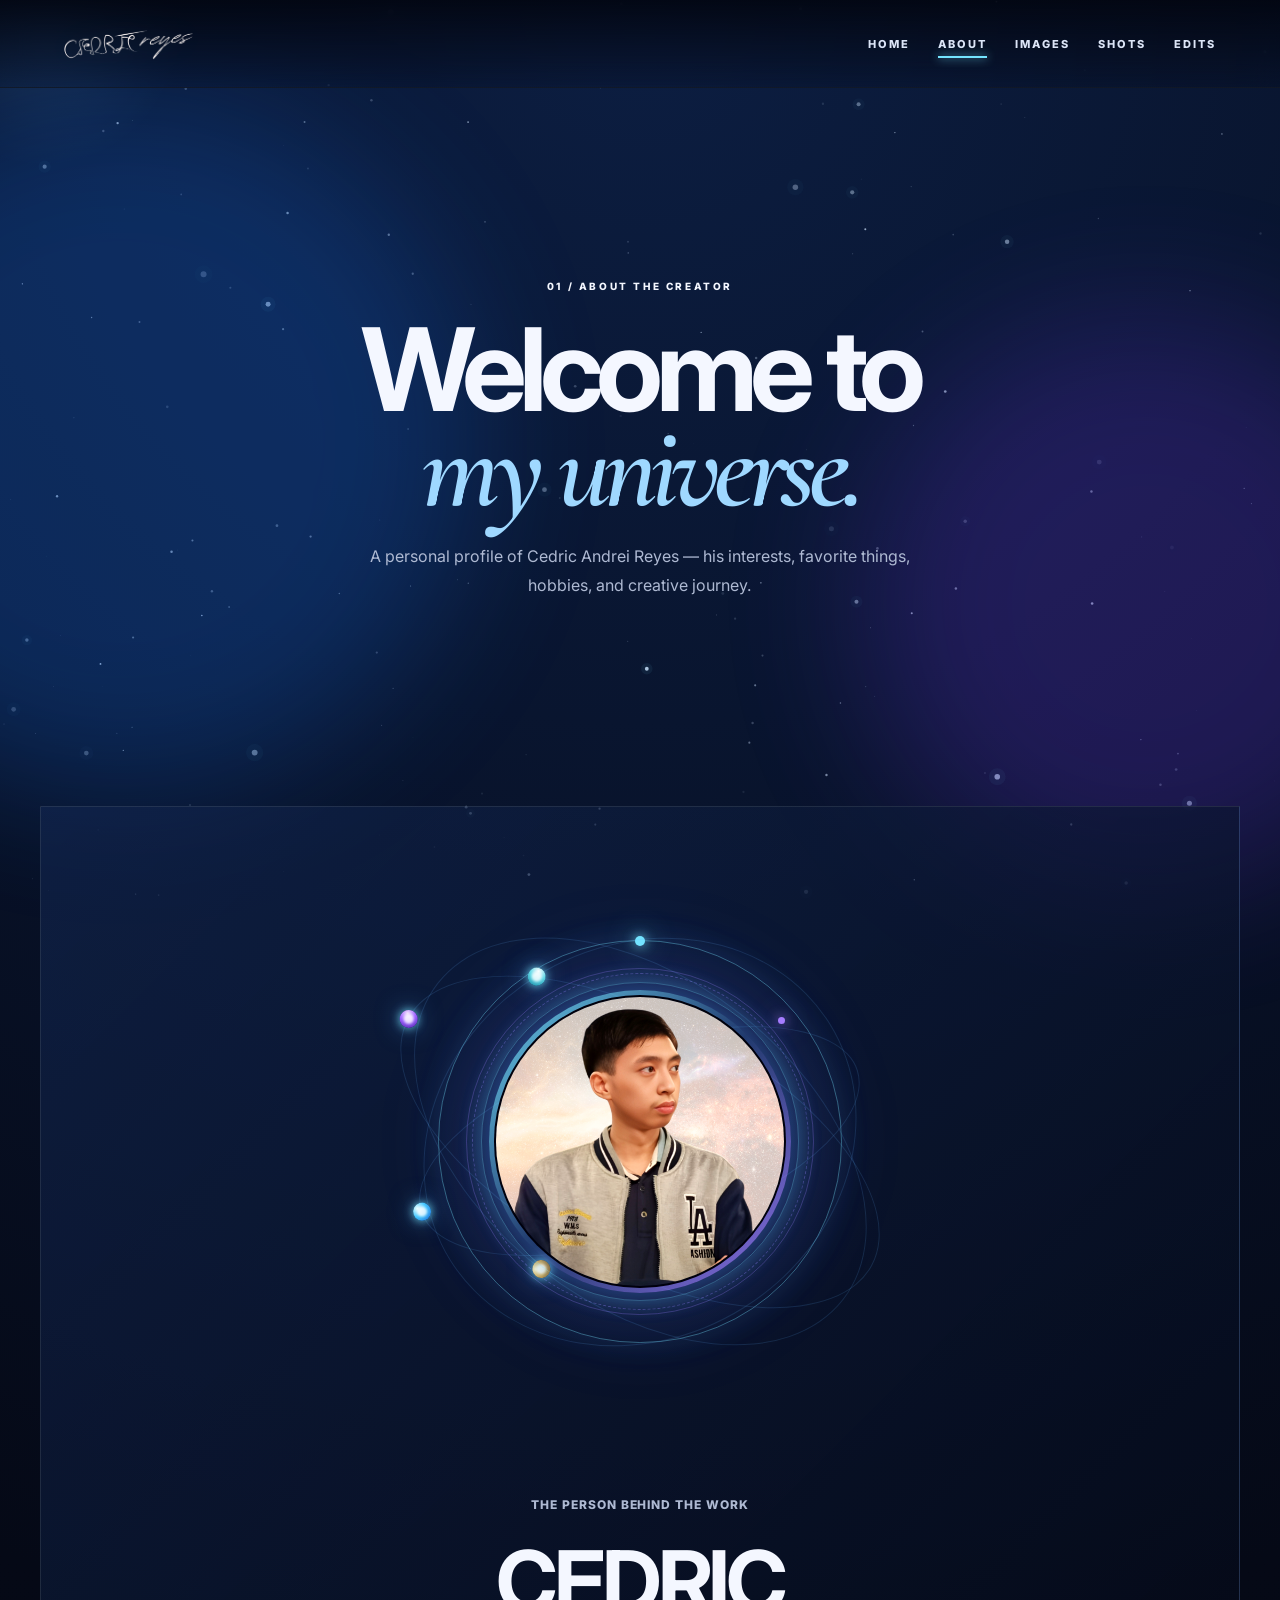
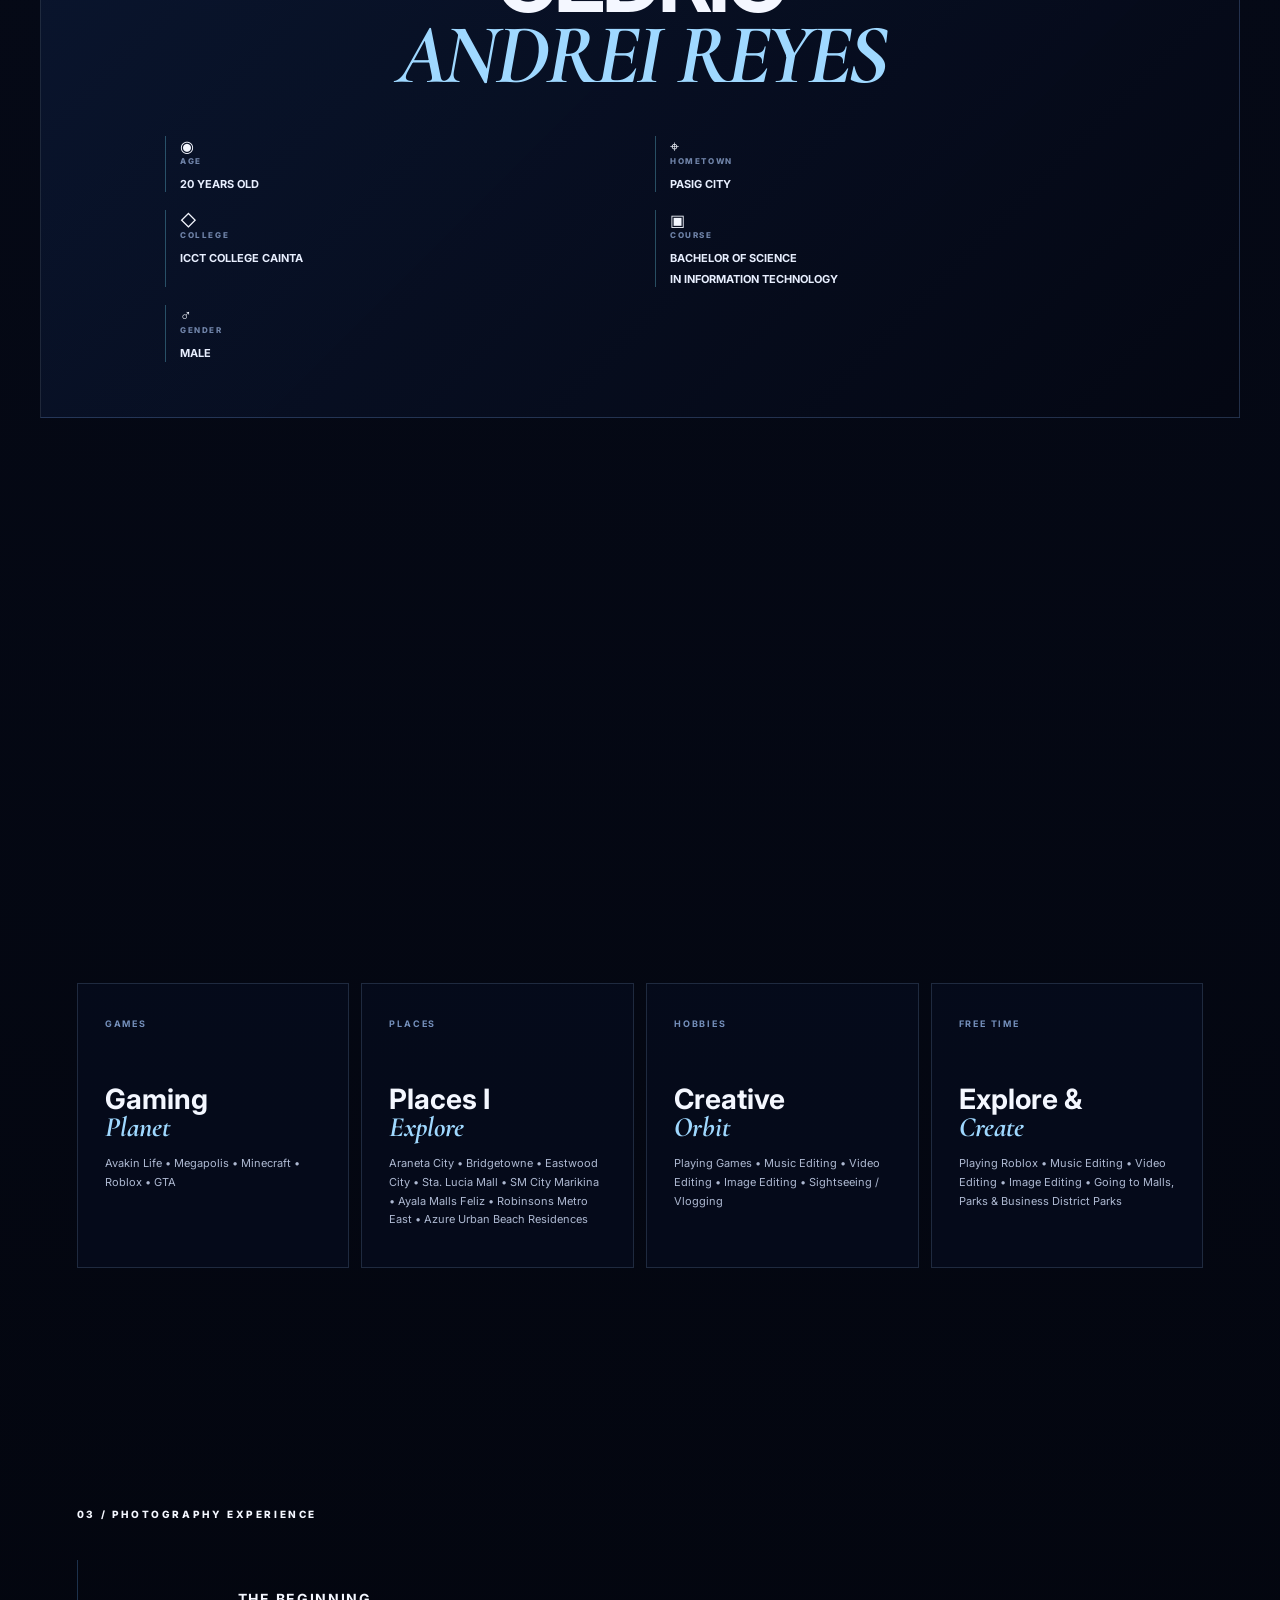
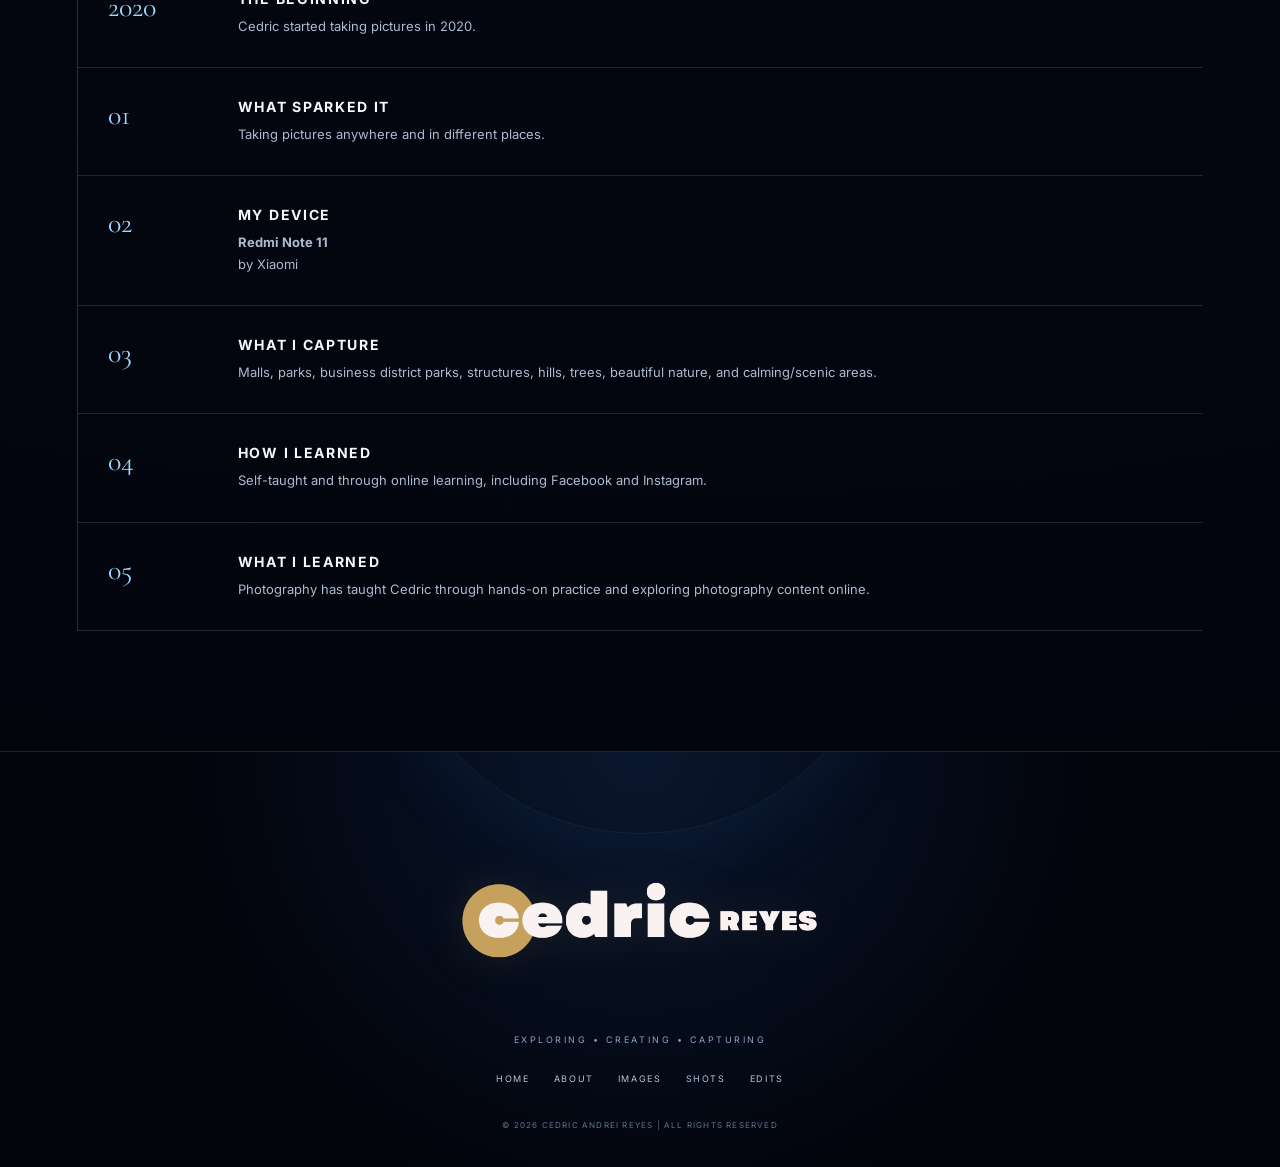
<file: about.html>
<!doctype html>
<html lang="en">

<head>
    <meta charset="utf-8">
    <meta name="viewport" content="width=device-width, initial-scale=1">

    <title>About — Cedric Andrei Reyes</title>

    <link rel="stylesheet" href="styles.css">

    <style>
        /* =========================================
           ABOUT PAGE — CENTERED PROFILE
        ========================================= */

        .inner-page {
            padding-top: 150px;
        }

        .profile {
            width: 100%;
        }

        .profile-card {
            width: 100%;
            max-width: 1200px;
            margin: 0 auto;
            display: flex;
            flex-direction: column;
            align-items: center;
            justify-content: center;
            text-align: center;
        }

        /* CENTER PORTRAIT */
        .intergalactic-portrait {
            margin-left: auto;
            margin-right: auto;
        }

        /* PROFILE INFORMATION */
        .profile-info {
            width: 100%;
            max-width: 1050px;
            margin: 60px auto 0;
            text-align: center;
        }

        .profile-info .section-kicker {
            text-align: center;
        }

        .profile-info h2 {
            text-align: center;
            margin-left: auto;
            margin-right: auto;
        }

        .profile-info h2 span {
            display: block;
        }

        /* PERSONAL DETAILS */
        .profile-details {
            width: 100%;
            max-width: 950px;
            margin: 45px auto 0;

            display: grid;
            grid-template-columns: repeat(2, 1fr);

            gap: 18px 30px;

            text-align: left;
        }

        .profile-detail {
            width: 100%;
        }

        /* PAGE HERO CENTER */
        .page-hero {
            text-align: center;
            margin-left: auto;
            margin-right: auto;
        }

        .page-hero .section-kicker,
        .page-hero p {
            margin-left: auto;
            margin-right: auto;
        }

        /* MOBILE */
        @media (max-width: 700px) {

            .inner-page {
                padding-top: 125px;
            }

            .profile-card {
                padding-left: 20px;
                padding-right: 20px;
            }

            .profile-info {
                margin-top: 45px;
            }

            .profile-details {
                grid-template-columns: 1fr;
                gap: 14px;
                text-align: left;
            }

            .profile-detail {
                text-align: left;
            }

            .page-hero {
                padding-left: 20px;
                padding-right: 20px;
            }
        }
    </style>

</head>

<body>

    <!-- COSMIC BACKGROUND -->
    <canvas id="stars"></canvas>

    <div class="nebula nebula-a"></div>
    <div class="nebula nebula-b"></div>
    <div class="cursor-glow"></div>


    <!-- =========================
         HEADER
    ========================== -->

    <header class="site-header">

        <a class="brand" href="index.html">
            <img
                src="assets/header-logo.png"
                alt="Cedric Andrei Reyes"
            >
        </a>

        <button
            class="menu-toggle"
            aria-label="Open menu"
            aria-expanded="false"
        >
            <span></span>
            <span></span>
            <span></span>
        </button>

        <nav class="nav">

            <a href="index.html">
                HOME
            </a>

            <a
                class="active"
                href="about.html"
            >
                ABOUT
            </a>

            <a href="images.html">
                IMAGES
            </a>

            <a href="shots.html">
                SHOTS
            </a>

            <a href="edits.html">
                EDITS
            </a>

        </nav>

    </header>



    <!-- =========================
         MAIN CONTENT
    ========================== -->

    <main class="inner-page">


        <!-- =========================
             HERO
        ========================== -->

        <section class="page-hero reveal">

            <div class="section-kicker">
                01 / ABOUT THE CREATOR
            </div>

            <h1>
                Welcome to<br>
                <span>my universe.</span>
            </h1>

            <p>
                A personal profile of Cedric Andrei Reyes —
                his interests, favorite things, hobbies,
                and creative journey.
            </p>

        </section>



        <!-- =========================
             CEDRIC PROFILE
        ========================== -->

        <section class="section profile">

            <div class="profile-card reveal">


                <!-- =========================
                     INTERGALACTIC PORTRAIT
                ========================== -->

                <div class="intergalactic-portrait">

                    <div class="portrait-glow"></div>

                    <div class="portrait-ring ring-main"></div>

                    <div class="portrait-ring ring-inner"></div>


                    <!-- CEDRIC PORTRAIT -->

                    <div class="portrait-image">

                        <img
                            src="assets/CEDRIC_MAIN.png"
                            alt="Cedric Andrei Reyes"
                        >

                    </div>


                    <!-- ORBIT 1 -->

                    <div class="orbit orbit-1">

                        <span class="planet planet-1"></span>

                    </div>


                    <!-- ORBIT 2 -->

                    <div class="orbit orbit-2">

                        <span class="planet planet-2"></span>

                    </div>


                    <!-- ORBIT 3 -->

                    <div class="orbit orbit-3">

                        <span class="planet planet-3"></span>

                    </div>


                    <!-- ORBIT 4 -->

                    <div class="orbit orbit-4">

                        <span class="planet planet-4"></span>

                    </div>

                </div>



                <!-- =========================
                     PROFILE INFORMATION
                ========================== -->

                <div class="profile-info">

                    <p class="section-kicker">
                        THE PERSON BEHIND THE WORK
                    </p>


                    <h2>
                        CEDRIC
                        <br>
                        <span>ANDREI REYES</span>
                    </h2>


                    <div class="profile-details">


                        <!-- AGE -->

                        <div class="profile-detail">

                            <span class="detail-icon">
                                ◉
                            </span>

                            <div>

                                <small>
                                    AGE
                                </small>

                                <strong>
                                    20 YEARS OLD
                                </strong>

                            </div>

                        </div>



                        <!-- HOMETOWN -->

                        <div class="profile-detail">

                            <span class="detail-icon">
                                ⌖
                            </span>

                            <div>

                                <small>
                                    HOMETOWN
                                </small>

                                <strong>
                                    PASIG CITY
                                </strong>

                            </div>

                        </div>



                        <!-- COLLEGE -->

                        <div class="profile-detail">

                            <span class="detail-icon">
                                ◇
                            </span>

                            <div>

                                <small>
                                    COLLEGE
                                </small>

                                <strong>
                                    ICCT COLLEGE CAINTA
                                </strong>

                            </div>

                        </div>



                        <!-- COURSE -->

                        <div class="profile-detail">

                            <span class="detail-icon">
                                ▣
                            </span>

                            <div>

                                <small>
                                    COURSE
                                </small>

                                <strong>
                                    BACHELOR OF SCIENCE<br>
                                    IN INFORMATION TECHNOLOGY
                                </strong>

                            </div>

                        </div>



                        <!-- GENDER -->

                        <div class="profile-detail">

                            <span class="detail-icon">
                                ♂
                            </span>

                            <div>

                                <small>
                                    GENDER
                                </small>

                                <strong>
                                    MALE
                                </strong>

                            </div>

                        </div>


                    </div>

                </div>

            </div>

        </section>



        <!-- =========================
             FAVORITE THINGS
        ========================== -->

        <section class="section">

            <div class="section-kicker reveal">
                02 / FAVORITE THINGS
            </div>


            <div class="favorites-grid">


                <!-- FOOD -->

                <article class="favorite reveal">

                    <b>
                        FOOD
                    </b>

                    <h3>
                        Comfort<br>
                        <span>Galaxy</span>
                    </h3>

                    <p>
                        Adobo Manok • Chocolate • Ice Cream •
                        Donut • Cake
                    </p>

                </article>



                <!-- COLORS -->

                <article class="favorite reveal">

                    <b>
                        COLORS
                    </b>

                    <h3>
                        My<br>
                        <span>Palette</span>
                    </h3>

                    <p>
                        Blue • White • Black
                    </p>

                </article>



                <!-- MUSIC -->

                <article class="favorite reveal">

                    <b>
                        MUSIC
                    </b>

                    <h3>
                        Sound<br>
                        <span>Galaxy</span>
                    </h3>

                    <p>

                        <strong>
                            Michael Jackson
                        </strong>

                        — “The King of Pop”

                        <br>

                        <strong>
                            Whitney Houston
                        </strong>

                        — “The Voice”

                    </p>

                </article>



                <!-- MOVIES -->

                <article class="favorite reveal">

                    <b>
                        MOVIES
                    </b>

                    <h3>
                        Screen<br>
                        <span>Universe</span>
                    </h3>

                    <p>
                        Sam Raimi's Spider-Man •
                        Marvel Movies •
                        Horror Movies •
                        Disney Movies •
                        Video Games / Into the Movies
                    </p>

                </article>



                <!-- GAMES -->

                <article class="favorite reveal">

                    <b>
                        GAMES
                    </b>

                    <h3>
                        Gaming<br>
                        <span>Planet</span>
                    </h3>

                    <p>
                        Avakin Life •
                        Megapolis •
                        Minecraft •
                        Roblox •
                        GTA
                    </p>

                </article>



                <!-- PLACES -->

                <article class="favorite reveal">

                    <b>
                        PLACES
                    </b>

                    <h3>
                        Places I<br>
                        <span>Explore</span>
                    </h3>

                    <p>
                        Araneta City •
                        Bridgetowne •
                        Eastwood City •
                        Sta. Lucia Mall •
                        SM City Marikina •
                        Ayala Malls Feliz •
                        Robinsons Metro East •
                        Azure Urban Beach Residences
                    </p>

                </article>



                <!-- HOBBIES -->

                <article class="favorite reveal">

                    <b>
                        HOBBIES
                    </b>

                    <h3>
                        Creative<br>
                        <span>Orbit</span>
                    </h3>

                    <p>
                        Playing Games •
                        Music Editing •
                        Video Editing •
                        Image Editing •
                        Sightseeing / Vlogging
                    </p>

                </article>



                <!-- FREE TIME -->

                <article class="favorite reveal">

                    <b>
                        FREE TIME
                    </b>

                    <h3>
                        Explore &<br>
                        <span>Create</span>
                    </h3>

                    <p>
                        Playing Roblox •
                        Music Editing •
                        Video Editing •
                        Image Editing •
                        Going to Malls, Parks &
                        Business District Parks
                    </p>

                </article>


            </div>

        </section>



        <!-- =========================
             PHOTOGRAPHY EXPERIENCE
        ========================== -->

        <section class="section photography-experience">

            <div class="section-kicker reveal">
                03 / PHOTOGRAPHY EXPERIENCE
            </div>


            <div class="timeline">


                <!-- 2020 -->

                <div class="timeline-item reveal">

                    <span>
                        2020
                    </span>

                    <div>

                        <h3>
                            THE BEGINNING
                        </h3>

                        <p>
                            Cedric started taking
                            pictures in 2020.
                        </p>

                    </div>

                </div>



                <!-- 01 -->

                <div class="timeline-item reveal">

                    <span>
                        01
                    </span>

                    <div>

                        <h3>
                            WHAT SPARKED IT
                        </h3>

                        <p>
                            Taking pictures anywhere
                            and in different places.
                        </p>

                    </div>

                </div>



                <!-- 02 -->

                <div class="timeline-item reveal">

                    <span>
                        02
                    </span>

                    <div>

                        <h3>
                            MY DEVICE
                        </h3>

                        <p>

                            <strong>
                                Redmi Note 11
                            </strong>

                            <br>

                            by Xiaomi

                        </p>

                    </div>

                </div>



                <!-- 03 -->

                <div class="timeline-item reveal">

                    <span>
                        03
                    </span>

                    <div>

                        <h3>
                            WHAT I CAPTURE
                        </h3>

                        <p>
                            Malls, parks, business
                            district parks, structures,
                            hills, trees, beautiful nature,
                            and calming/scenic areas.
                        </p>

                    </div>

                </div>



                <!-- 04 -->

                <div class="timeline-item reveal">

                    <span>
                        04
                    </span>

                    <div>

                        <h3>
                            HOW I LEARNED
                        </h3>

                        <p>
                            Self-taught and through
                            online learning, including
                            Facebook and Instagram.
                        </p>

                    </div>

                </div>



                <!-- 05 -->

                <div class="timeline-item reveal">

                    <span>
                        05
                    </span>

                    <div>

                        <h3>
                            WHAT I LEARNED
                        </h3>

                        <p>
                            Photography has taught
                            Cedric through hands-on
                            practice and exploring
                            photography content online.
                        </p>

                    </div>

                </div>


            </div>

        </section>


    </main>



    <!-- =========================
         FOOTER
    ========================== -->

    <footer class="site-footer">

        <img
            class="footer-logo"
            src="assets/footer-logo.png"
            alt="Cedric Andrei Reyes"
        >

        <p>
            EXPLORING • CREATING • CAPTURING
        </p>


        <div class="footer-nav">

            <a href="index.html">
                HOME
            </a>

            <a href="about.html">
                ABOUT
            </a>

            <a href="images.html">
                IMAGES
            </a>

            <a href="shots.html">
                SHOTS
            </a>

            <a href="edits.html">
                EDITS
            </a>

        </div>


        <small>
            © 2026 CEDRIC ANDREI REYES | ALL RIGHTS RESERVED
        </small>

    </footer>



    <!-- SITE JAVASCRIPT -->

    <script src="script.js"></script>

</body>
</html>
</file>
<file: styles.css>
@import url('https://fonts.googleapis.com/css2?family=Cormorant+Garamond:wght@500;600;700&family=Inter:wght@400;500;600;700;800&display=swap');

/* =========================================================
   CEDRIC REYES — COSMIC PORTFOLIO
   MASTER STYLESHEET
   ========================================================= */

:root {
    --bg: #030611;
    --bg2: #071229;
    --text: #f4f7ff;
    --muted: #aeb9d2;
    --line: rgba(170, 204, 255, 0.16);

    --blue: #54a9ff;
    --cyan: #74e5ff;
    --purple: #9f7cff;
    --gold: #c9a15b;

    --shadow-blue: rgba(84, 169, 255, 0.25);
    --shadow-cyan: rgba(116, 229, 255, 0.25);
}

/* =========================================================
   RESET
   ========================================================= */

* {
    box-sizing: border-box;
}

html {
    scroll-behavior: smooth;
}

body {
    margin: 0;
    background:
        radial-gradient(
            circle at 50% 0%,
            #0c1e42 0%,
            #050916 38%,
            #02040b 100%
        );
    color: var(--text);
    font-family: Inter, Arial, sans-serif;
    overflow-x: hidden;
}

img {
    max-width: 100%;
}

a {
    color: inherit;
    text-decoration: none;
}

button {
    font: inherit;
}

::selection {
    background: rgba(116, 229, 255, 0.25);
    color: #fff;
}

/* =========================================================
   COSMIC BACKGROUND
   ========================================================= */

#stars {
    position: fixed;
    inset: 0;
    width: 100%;
    height: 100%;
    z-index: -4;
    pointer-events: none;
}

.nebula {
    position: fixed;
    border-radius: 50%;
    filter: blur(70px);
    opacity: 0.22;
    z-index: -3;
    pointer-events: none;
    animation: nebulaFloat 15s ease-in-out infinite alternate;
}

.nebula-a {
    width: 55vw;
    height: 55vw;
    left: -18vw;
    top: 10vh;
    background: #1b7bff;
}

.nebula-b {
    width: 45vw;
    height: 45vw;
    right: -12vw;
    top: 35vh;
    background: #7136e9;
    animation-delay: -5s;
}

.nebula-c {
    width: 35vw;
    height: 35vw;
    left: 34vw;
    bottom: -18vw;
    background: #00b7d7;
    animation-delay: -9s;
}

@keyframes nebulaFloat {
    0% {
        transform: translate3d(0, 0, 0) scale(1);
    }

    100% {
        transform: translate3d(25px, -20px, 0) scale(1.08);
    }
}

.cursor-glow {
    position: fixed;
    width: 280px;
    height: 280px;
    border-radius: 50%;
    background:
        radial-gradient(
            circle,
            rgba(88, 170, 255, 0.13),
            transparent 68%
        );
    pointer-events: none;
    transform: translate(-50%, -50%);
    z-index: 10;
    mix-blend-mode: screen;
}

/* =========================================================
   HEADER
   ========================================================= */

.site-header {
    position: fixed;
    top: 0;
    left: 0;
    right: 0;

    height: 88px;
    padding: 15px 5vw;

    display: flex;
    align-items: center;
    justify-content: space-between;

    z-index: 20;

    background:
        linear-gradient(
            180deg,
            rgba(2, 5, 15, 0.88),
            rgba(2, 5, 15, 0.16)
        );

    backdrop-filter: blur(14px);

    border-bottom: 1px solid rgba(180, 210, 255, 0.08);
}

.brand img {
    display: block;
    width: 155px;
    height: auto;
    max-height: 58px;
    object-fit: contain;
    object-position: left center;
    filter: drop-shadow(0 0 15px rgba(116, 229, 255, 0.12));
}

.nav {
    display: flex;
    gap: 28px;
    align-items: center;
}

.nav a {
    font-size: 11px;
    font-weight: 800;
    letter-spacing: 0.18em;
    color: #dce5f7;
    position: relative;
    padding: 10px 0;
}

.nav a::after {
    content: "";
    position: absolute;
    left: 0;
    right: 100%;
    bottom: 3px;
    height: 2px;
    background: var(--cyan);
    box-shadow: 0 0 10px var(--cyan);
    transition: 0.35s;
}

.nav a:hover::after,
.nav a.active::after {
    right: 0;
}

.menu-toggle {
    display: none;
    background: none;
    border: 0;
    cursor: pointer;
}

.menu-toggle span {
    display: block;
    width: 25px;
    height: 2px;
    background: white;
    margin: 5px;
    transition: 0.3s;
}

/* =========================================================
   HERO
   ========================================================= */

.hero {
    min-height: 100svh;
    position: relative;

    display: grid;
    place-items: center;

    padding: 140px 6vw 80px;
    overflow: hidden;

    background:
        linear-gradient(
            180deg,
            rgba(0, 0, 0, 0.12),
            rgba(2, 5, 14, 0.72)
        );
}

.hero::before {
    content: "";
    position: absolute;
    inset: 12%;

    border: 1px solid rgba(130, 180, 255, 0.08);
    border-radius: 50%;

    transform: scaleX(1.6);
    opacity: 0.6;
}

.hero-content {
    max-width: 950px;
    text-align: center;
    position: relative;
    z-index: 2;
}
.eyebrow,
.section-kicker {
    font-size: 10px;
    letter-spacing: 0.26em;
    font-weight: 800;
}

.section-kicker {
    margin-bottom: 30px;
}

.eyebrow {
    display: inline-flex;
    gap: 10px;
    align-items: center;

    border: 1px solid var(--line);
    padding: 10px 14px;
    border-radius: 99px;

    background: rgba(7, 16, 38, 0.5);
}

.eyebrow span {
    width: 6px;
    height: 6px;
    border-radius: 50%;

    background: var(--cyan);
    box-shadow: 0 0 15px var(--cyan);

    animation: pulseDot 1.8s ease-in-out infinite;
}

@keyframes pulseDot {
    0%,
    100% {
        transform: scale(1);
        opacity: 0.7;
    }

    50% {
        transform: scale(1.7);
        opacity: 1;
    }
}

.hero-logo {
    width: min(700px, 85vw);
    height: auto;
    display: block;
    margin: 34px auto 24px;

    filter:
        drop-shadow(0 0 18px rgba(116, 229, 255, 0.18));
}

.hero h1 {
    font-size: clamp(42px, 7vw, 88px);
    line-height: 0.96;
    letter-spacing: -0.055em;
    margin: 0;
    font-weight: 800;
}

.hero h1 em,
.page-hero h1 span,
.split h2 span,
.feature-copy h2 span,
.closing h2 span {
    font-family: "Cormorant Garamond", serif;
    font-weight: 600;
    font-style: italic;
    color: #9fd8ff;
}

.hero p {
    max-width: 650px;
    margin: 25px auto;
    color: var(--muted);
    line-height: 1.8;
    font-size: 14px;
}

.hero-actions {
    display: flex;
    justify-content: center;
    gap: 12px;
    margin-top: 28px;
}

.btn {
    display: inline-flex;
    align-items: center;
    gap: 18px;

    padding: 15px 20px;
    border-radius: 2px;

    font-size: 10px;
    font-weight: 800;
    letter-spacing: 0.16em;

    transition: 0.3s;
}

.btn-primary {
    background: #eaf4ff;
    color: #071020;
}

.btn-primary:hover {
    transform: translateY(-3px);
    box-shadow: 0 12px 40px rgba(87, 171, 255, 0.28);
}

.btn-ghost {
    border: 1px solid var(--line);
    background: rgba(255, 255, 255, 0.02);
}

.btn-ghost:hover {
    background: rgba(255, 255, 255, 0.08);
}

.scroll-cue {
    position: absolute;
    bottom: 28px;

    font-size: 9px;
    letter-spacing: 0.25em;
    color: #8090ad;
}

.scroll-cue span {
    margin-left: 10px;
    color: var(--cyan);
}

.hero-orbit {
    position: absolute;
    border: 1px solid rgba(105, 183, 255, 0.12);
    border-radius: 50%;
    pointer-events: none;
}

.hero-orbit.orbit-1 {
    width: 65vw;
    height: 25vw;
    transform: rotate(-15deg);
}

.hero-orbit.orbit-2 {
    width: 78vw;
    height: 38vw;
    transform: rotate(25deg);
}

/* =========================================================
   SECTIONS
   ========================================================= */

.section {
    width: min(1180px, 88vw);
    margin: 0 auto;
    padding: 120px 0;
}

.intro {
    padding-top: 150px;
}

.split {
    display: grid;
    grid-template-columns: 1fr 1fr;
    gap: 10vw;
    align-items: end;
    margin-top: 25px;
}

.split h2,
.feature-copy h2,
.closing h2 {
    font-size: clamp(44px, 6vw, 78px);
    line-height: 0.94;
    letter-spacing: -0.055em;
    margin: 0;
}

.lead,
.feature-copy > p,
.closing p {
    color: var(--muted);
    line-height: 1.9;
    font-size: 14px;
}

.text-link {
    display: inline-block;
    margin-top: 24px;
    padding-bottom: 8px;

    border-bottom: 1px solid #6cb9ff;

    font-size: 10px;
    font-weight: 800;
    letter-spacing: 0.18em;
}

.text-link span {
    margin-left: 18px;
}

/* =========================================================
   INTEREST CARDS
   ========================================================= */

.interest-grid {
    display: grid;
    grid-template-columns: repeat(4, 1fr);
    gap: 14px;
    margin-top: 35px;
}

.interest-card {
    min-height: 340px;

    border: 1px solid var(--line);

    background:
        linear-gradient(
            145deg,
            rgba(16, 31, 65, 0.65),
            rgba(4, 8, 21, 0.7)
        );

    padding: 26px;

    position: relative;
    overflow: hidden;

    transition:
        transform 0.4s ease,
        border-color 0.4s ease,
        box-shadow 0.4s ease;
}

.interest-card:hover {
    transform: translateY(-8px);
    border-color: rgba(116, 229, 255, 0.3);
    box-shadow: 0 20px 60px rgba(31, 107, 201, 0.14);
}

.interest-card::before {
    content: "";
    position: absolute;
    inset: auto -30% -45% -30%;

    height: 65%;

    background:
        radial-gradient(
            circle,
            rgba(61, 149, 255, 0.16),
            transparent 65%
        );
}

.interest-card > span {
    font-size: 9px;
    color: #6f84aa;
    letter-spacing: 0.18em;
}

.interest-card h3 {
    font-size: 18px;
    letter-spacing: 0.08em;
    margin-top: 155px;
}

.interest-card p {
    font-size: 12px;
    color: var(--muted);
    line-height: 1.6;
}

.planet {
    position: absolute;

    width: 105px;
    height: 105px;

    border-radius: 50%;

    top: 30px;
    right: 25px;

    box-shadow:
        inset -16px -14px 30px rgba(0, 0, 0, 0.45),
        0 0 50px rgba(80, 180, 255, 0.18);
}

.planet-blue {
    background:
        radial-gradient(
            circle at 30% 25%,
            #b7eaff,
            #2f83d8 42%,
            #08214c
        );
}

.planet-purple {
    background:
        radial-gradient(
            circle at 35% 25%,
            #e3ccff,
            #7445dc 43%,
            #1a103e
        );
}

.planet-cyan {
    background:
        radial-gradient(
            circle at 32% 25%,
            #d0ffff,
            #3fc8df 43%,
            #073a50
        );
}

.planet-gold {
    background:
        radial-gradient(
            circle at 30% 25%,
            #fff2bf,
            #b88a3e 45%,
            #3a2410
        );
}

/* =========================================================
   FEATURE SECTION
   ========================================================= */

.feature-wrap {
    display: grid;
    grid-template-columns: 0.9fr 1.1fr;

    gap: 8vw;
    align-items: center;

    margin-top: 30px;
}

.feature-copy .eyebrow {
    margin-bottom: 22px;
}

.feature-image {
    position: relative;

    border: 1px solid var(--line);
    padding: 12px;

    background: rgba(255, 255, 255, 0.02);
}

.feature-image img {
    display: block;
    width: 100%;
    aspect-ratio: 1 / 1;

    object-fit: cover;

    filter: saturate(0.9) contrast(1.05);
}

.image-label {
    position: absolute;

    left: 28px;
    bottom: 28px;

    padding: 9px 12px;

    background: rgba(2, 5, 14, 0.76);
    border: 1px solid var(--line);

    font-size: 9px;
    letter-spacing: 0.2em;
}

/* =========================================================
   MARQUEE
   ========================================================= */

.marquee {
    display: flex;
    overflow: hidden;

    border-top: 1px solid var(--line);
    border-bottom: 1px solid var(--line);

    padding: 17px 0;

    white-space: nowrap;

    color: #9db0d4;

    font-size: 10px;
    font-weight: 800;
    letter-spacing: 0.25em;
}

.marquee div {
    flex: 0 0 auto;

    animation: marquee 26s linear infinite;

    padding-right: 2rem;
}

@keyframes marquee {
    to {
        transform: translateX(-100%);
    }
}

/* =========================================================
   CLOSING
   ========================================================= */

.closing {
    text-align: center;
    padding-bottom: 150px;
}

.closing-inner {
    border: 1px solid var(--line);

    padding: 90px 7vw;

    background:
        radial-gradient(
            circle at center,
            rgba(31, 72, 145, 0.24),
            rgba(3, 6, 17, 0.6)
        );

    position: relative;
    overflow: hidden;
}

.closing-inner::after {
    content: "";

    position: absolute;

    width: 300px;
    height: 300px;

    border: 1px solid rgba(116, 229, 255, 0.12);

    border-radius: 50%;

    right: -120px;
    bottom: -170px;
}

/* =========================================================
   INNER PAGES
   ========================================================= */

.inner-page {
    padding-top: 88px;
}

.page-hero {
    width: min(1180px, 88vw);
    margin: 0 auto;
    padding: 130px 0 70px;
}

.page-hero h1 {
    font-size: clamp(62px, 9vw, 130px);
    line-height: 0.82;
    letter-spacing: -0.065em;
    margin: 25px 0;
}

.page-hero p {
    max-width: 600px;
    color: var(--muted);
    line-height: 1.8;
}

/* =========================================================
   PROFILE CARD
   ========================================================= */

.profile-card {
    min-height: 390px;

    border: 1px solid var(--line);

    background:
        linear-gradient(
            135deg,
            rgba(18, 38, 80, 0.62),
            rgba(4, 7, 18, 0.7)
        );

    padding: 55px;

    position: relative;
    overflow: hidden;
}

.profile-card h2 {
    font-size: clamp(50px, 8vw, 100px);
    line-height: 0.8;
    margin: 20px 0;
}

.profile-card h2 span {
    font-family: "Cormorant Garamond";
    font-style: italic;
    color: #9fd8ff;
}

.profile-card p {
    color: var(--muted);
    line-height: 1.9;
    font-size: 12px;
    letter-spacing: 0.08em;
}

.profile-ring {
    position: absolute;

    width: 520px;
    height: 520px;

    border: 1px solid rgba(95, 177, 255, 0.14);
    border-radius: 50%;

    right: -130px;
    top: -90px;

    box-shadow: 0 0 80px rgba(45, 129, 255, 0.1);
}

/* =========================================================
   INTERGALACTIC CEDRIC PORTRAIT
   ========================================================= */

.intergalactic-portrait {
    width: min(560px, 100%);
    aspect-ratio: 1 / 1;

    position: relative;

    display: grid;
    place-items: center;

    margin: 0 auto;

    perspective: 1200px;
}

/* Main glow behind portrait */

.portrait-glow {
    position: absolute;

    width: 78%;
    height: 78%;

    border-radius: 50%;

    background:
        radial-gradient(
            circle,
            rgba(80, 170, 255, 0.35) 0%,
            rgba(91, 85, 255, 0.2) 35%,
            rgba(0, 0, 0, 0) 72%
        );

    filter: blur(30px);

    animation: portraitGlow 4s ease-in-out infinite alternate;
}

@keyframes portraitGlow {
    0% {
        transform: scale(0.92);
        opacity: 0.65;
    }

    100% {
        transform: scale(1.08);
        opacity: 1;
    }
}

/* Portrait image */

.portrait-image {
    position: relative;

    width: 54%;
    aspect-ratio: 1 / 1;

    border-radius: 50%;

    padding: 5px;

    background:
        linear-gradient(
            135deg,
            rgba(116, 229, 255, 0.9),
            rgba(84, 169, 255, 0.2),
            rgba(159, 124, 255, 0.9)
        );

    box-shadow:
        0 0 30px rgba(84, 169, 255, 0.3),
        0 0 90px rgba(84, 169, 255, 0.15);

    z-index: 5;

    animation: portraitFloat 6s ease-in-out infinite;
}

.portrait-image::before {
    content: "";

    position: absolute;
    inset: -8px;

    border-radius: 50%;

    border: 1px solid rgba(116, 229, 255, 0.28);

    box-shadow:
        0 0 25px rgba(116, 229, 255, 0.2);

    pointer-events: none;
}

.portrait-image img {
    width: 100%;
    height: 100%;

    display: block;

    border-radius: 50%;

    object-fit: cover;

    object-position: center;

    background: #050a18;

    border: 2px solid rgba(3, 6, 17, 0.9);

    filter:
        saturate(1.05)
        contrast(1.05)
        brightness(1.03);
}

@keyframes portraitFloat {
    0%,
    100% {
        transform: translateY(0) scale(1);
    }

    50% {
        transform: translateY(-10px) scale(1.015);
    }
}

/* =========================================================
   PORTRAIT RINGS
   ========================================================= */

.portrait-ring {
    position: absolute;

    border-radius: 50%;

    pointer-events: none;

    z-index: 2;
}

.ring-main {
    width: 72%;
    height: 72%;

    border:
        1px solid rgba(116, 229, 255, 0.38);

    box-shadow:
        0 0 30px rgba(84, 169, 255, 0.1);

    animation: ringSpin 18s linear infinite;
}

.ring-main::before,
.ring-main::after {
    content: "";

    position: absolute;

    border-radius: 50%;
}

.ring-main::before {
    inset: 8%;

    border:
        1px dashed rgba(159, 124, 255, 0.35);
}

.ring-main::after {
    width: 10px;
    height: 10px;

    top: -5px;
    left: 50%;

    transform: translateX(-50%);

    background: var(--cyan);

    box-shadow:
        0 0 12px var(--cyan),
        0 0 30px var(--cyan);
}

.ring-inner {
    width: 62%;
    height: 62%;

    border:
        1px solid rgba(159, 124, 255, 0.28);

    animation:
        ringSpinReverse
        12s
        linear
        infinite;
}

.ring-inner::before {
    content: "";

    position: absolute;

    width: 7px;
    height: 7px;

    right: 8%;
    top: 14%;

    border-radius: 50%;

    background: #a87cff;

    box-shadow:
        0 0 12px #a87cff,
        0 0 28px #8d61ff;
}

@keyframes ringSpin {
    from {
        transform: rotate(0deg);
    }

    to {
        transform: rotate(360deg);
    }
}

@keyframes ringSpinReverse {
    from {
        transform: rotate(360deg);
    }

    to {
        transform: rotate(0deg);
    }
}

/* =========================================================
   ORBITING PLANETS
   ========================================================= */

.orbit {
    position: absolute;

    border: 1px solid rgba(105, 183, 255, 0.15);

    border-radius: 50%;

    pointer-events: none;

    z-index: 3;
}

.orbit-1 {
    width: 82%;
    height: 34%;

    transform: rotate(-18deg);

    animation:
        orbitRotate1
        12s
        linear
        infinite;
}

.orbit-2 {
    width: 94%;
    height: 45%;

    transform: rotate(28deg);

    animation:
        orbitRotate2
        17s
        linear
        infinite;
}

.orbit-3 {
    width: 70%;
    height: 80%;

    transform: rotate(58deg);

    animation:
        orbitRotate3
        20s
        linear
        infinite;
}

.orbit-4 {
    width: 58%;
    height: 92%;

    transform: rotate(-52deg);

    animation:
        orbitRotate4
        25s
        linear
        infinite;
}

@keyframes orbitRotate1 {
    from {
        transform: rotate(-18deg) rotate(0deg);
    }

    to {
        transform: rotate(-18deg) rotate(360deg);
    }
}

@keyframes orbitRotate2 {
    from {
        transform: rotate(28deg) rotate(360deg);
    }

    to {
        transform: rotate(28deg) rotate(0deg);
    }
}

@keyframes orbitRotate3 {
    from {
        transform: rotate(58deg) rotate(0deg);
    }

    to {
        transform: rotate(58deg) rotate(360deg);
    }
}

@keyframes orbitRotate4 {
    from {
        transform: rotate(-52deg) rotate(360deg);
    }

    to {
        transform: rotate(-52deg) rotate(0deg);
    }
}

/* Planet objects inside orbit */

.orbit .planet {
    position: absolute;

    width: 18px;
    height: 18px;

    padding: 0;

    border-radius: 50%;

    top: 50%;
    left: -9px;

    margin-top: -9px;

    box-shadow:
        0 0 10px rgba(116, 229, 255, 0.9),
        0 0 25px rgba(84, 169, 255, 0.55);

    z-index: 4;
}

.orbit .planet::after {
    content: "";

    position: absolute;

    inset: 4px;

    border-radius: 50%;

    background: rgba(255, 255, 255, 0.8);

    filter: blur(1px);
}

.planet-1 {
    background:
        radial-gradient(
            circle at 30% 25%,
            #e8ffff,
            #46c9ff 45%,
            #1763d5
        );
}

.planet-2 {
    background:
        radial-gradient(
            circle at 30% 25%,
            #f0dcff,
            #9d62ff 45%,
            #4920a4
        );
}

.planet-3 {
    background:
        radial-gradient(
            circle at 30% 25%,
            #ffffff,
            #67dce8 45%,
            #087c99
        );
}

.planet-4 {
    background:
        radial-gradient(
            circle at 30% 25%,
            #fff3c4,
            #d4a84f 45%,
            #6a3f0b
        );
}

/* =========================================================
   PROFILE INFORMATION
   ========================================================= */

.profile-info {
    position: relative;
    z-index: 5;
}

.profile-info h2 {
    font-size: clamp(45px, 7vw, 85px);
    line-height: 0.85;
    margin: 20px 0 25px;

    letter-spacing: -0.05em;
}

.profile-info h2 span {
    font-family: "Cormorant Garamond", serif;
    font-style: italic;
    color: #9fd8ff;
}

.profile-details {
    display: grid;
    grid-template-columns: repeat(2, minmax(120px, 1fr));
    gap: 18px;
    margin-top: 25px;
}

.profile-detail {
    border-left: 1px solid rgba(116, 229, 255, 0.3);
    padding-left: 14px;
}

.profile-detail small {
    display: block;

    color: #7084a9;

    font-size: 8px;
    letter-spacing: 0.2em;
    font-weight: 800;

    margin-bottom: 6px;
}

.profile-detail strong {
    color: #e8efff;

    font-size: 11px;

    line-height: 1.5;
}

/* =========================================================
   FAVORITES
   ========================================================= */

.favorites-grid {
    display: grid;
    grid-template-columns: repeat(4, 1fr);
    gap: 12px;
    margin-top: 35px;
}

.favorite {
    border: 1px solid var(--line);

    padding: 27px;

    min-height: 235px;

    background: rgba(7, 15, 34, 0.58);

    transition:
        0.35s;
}

.favorite:hover {
    background: rgba(18, 37, 74, 0.65);
    transform: translateY(-5px);
    border-color: rgba(116, 229, 255, 0.28);
}

.favorite b {
    font-size: 9px;
    letter-spacing: 0.2em;
    color: #7590bc;
}

.favorite h3 {
    font-size: 28px;
    line-height: 0.95;
    margin: 55px 0 14px;
}

.favorite h3 span {
    font-family: "Cormorant Garamond";
    font-style: italic;
    color: #9fd8ff;
}

.favorite p {
    font-size: 11px;
    line-height: 1.7;
    color: var(--muted);
}

/* =========================================================
   PHOTOGRAPHY TIMELINE
   ========================================================= */

.timeline {
    margin-top: 40px;

    border-left:
        1px solid rgba(104, 178, 255, 0.25);
}

.timeline-item {
    display: grid;

    grid-template-columns: 100px 1fr;

    gap: 30px;

    padding: 30px 0 30px 30px;

    border-bottom: 1px solid var(--line);

    transition: background 0.3s ease;
}

.timeline-item:hover {
    background: rgba(50, 110, 190, 0.05);
}

.timeline-item > span {
    font-family: "Cormorant Garamond";

    font-size: 28px;

    color: #9fd8ff;
}

.timeline-item h3 {
    margin: 0 0 8px;

    font-size: 14px;
    letter-spacing: 0.12em;
}

.timeline-item p {
    margin: 0;

    color: var(--muted);

    font-size: 13px;
    line-height: 1.7;
}

/* =========================================================
   GALLERY
   ========================================================= */

.gallery-heading {
    padding-bottom: 20px;
}

.gallery-section {
    padding-top: 20px;
}

.gallery {
    display: grid;

    grid-template-columns: repeat(3, 1fr);

    gap: 15px;
}

.gallery-item {
    margin: 0;

    border: 1px solid var(--line);

    padding: 10px;

    background: rgba(8, 14, 30, 0.6);

    cursor: pointer;

    overflow: hidden;

    transition:
        transform 0.4s ease,
        border-color 0.4s ease;
}

.gallery-item:hover {
    transform: translateY(-6px);
    border-color: rgba(116, 229, 255, 0.3);
}

.gallery-item img {
    width: 100%;

    display: block;

    aspect-ratio: 1 / 1;

    object-fit: cover;

    transition:
        transform 0.7s cubic-bezier(0.2, 0.8, 0.2, 1),
        filter 0.5s;
}

.gallery-item:hover img {
    transform: scale(1.045);

    filter:
        saturate(1.1)
        brightness(1.08);
}

.gallery-item figcaption {
    font-size: 9px;

    letter-spacing: 0.18em;

    color: #8395b5;

    padding: 14px 6px 5px;
}

/* =========================================================
   FOOTER
   ========================================================= */

.site-footer {
    min-height: 330px;

    border-top: 1px solid var(--line);

    padding: 65px 6vw 35px;

    text-align: center;

    background:
        radial-gradient(
            circle at 50% 0,
            rgba(28, 65, 126, 0.3),
            rgba(2, 4, 11, 0.92) 62%
        );

    position: relative;
    overflow: hidden;
}

.site-footer::before {
    content: "";

    position: absolute;

    width: 500px;
    height: 500px;

    left: 50%;
    top: -420px;

    transform: translateX(-50%);

    border-radius: 50%;

    border: 1px solid rgba(116, 229, 255, 0.08);

    box-shadow:
        0 0 100px rgba(84, 169, 255, 0.08);
}

.footer-logo {
    width: min(360px, 72vw);

    height: auto;

    display: block;

    margin: 0 auto 15px;

    filter:
        drop-shadow(
            0 0 22px rgba(201, 161, 91, 0.12)
        );
}

.site-footer p {
    font-size: 9px;

    letter-spacing: 0.28em;

    color: #8ea2c6;
}

.footer-nav {
    display: flex;

    justify-content: center;

    gap: 24px;

    margin: 28px 0;
}

.footer-nav a {
    font-size: 9px;

    letter-spacing: 0.18em;

    color: #b7c4dc;

    transition:
        color 0.3s ease,
        text-shadow 0.3s ease;
}

.footer-nav a:hover {
    color: var(--cyan);

    text-shadow:
        0 0 12px rgba(116, 229, 255, 0.6);
}

.site-footer small {
    font-size: 8px;

    letter-spacing: 0.15em;

    color: #63728e;
}

/* =========================================================
   LIGHTBOX
   ========================================================= */

.lightbox {
    position: fixed;
    inset: 0;

    background: rgba(0, 2, 9, 0.94);

    backdrop-filter: blur(18px);

    display: none;

    align-items: center;
    justify-content: center;

    z-index: 50;

    padding: 50px;
}

.lightbox.open {
    display: flex;
}

.lightbox img {
    max-width: 92vw;
    max-height: 86vh;

    object-fit: contain;

    border: 1px solid var(--line);

    box-shadow:
        0 0 80px rgba(50, 145, 255, 0.14);
}

.lightbox-close {
    position: absolute;

    right: 25px;
    top: 20px;

    background: none;
    border: 0;

    color: white;

    font-size: 40px;

    cursor: pointer;

    z-index: 5;
}

.lightbox-caption {
    position: absolute;

    bottom: 22px;

    left: 0;
    right: 0;

    text-align: center;

    font-size: 9px;

    letter-spacing: 0.2em;

    color: #aeb9d2;
}

/* =========================================================
   SCROLL REVEAL
   ========================================================= */

.reveal {
    opacity: 0;

    transform: translateY(30px);

    transition:
        opacity 0.8s ease,
        transform 0.8s cubic-bezier(0.2, 0.8, 0.2, 1);
}

.reveal.visible {
    opacity: 1;

    transform: none;
}

/* =========================================================
   TILT
   ========================================================= */

.tilt {
    transform-style: preserve-3d;
}

.tilt.visible:hover {
    transition: transform 0.12s ease;
}

/* =========================================================
   RESPONSIVE — TABLET
   ========================================================= */

@media (max-width: 1100px) {

    .interest-grid,
    .favorites-grid {
        grid-template-columns: repeat(2, 1fr);
    }

    .gallery {
        grid-template-columns: repeat(2, 1fr);
    }

    .feature-wrap,
    .split {
        grid-template-columns: 1fr;
        gap: 45px;
    }

    .intergalactic-portrait {
        max-width: 500px;
    }
}

/* =========================================================
   RESPONSIVE — MOBILE
   ========================================================= */

@media (max-width: 680px) {

    .site-header {
        height: 82px;
        padding: 10px 5vw;
    }

    .brand img {
        width: 175px;
        max-height: 65px;
    }

    .menu-toggle {
        display: block;

        position: relative;

        z-index: 22;
    }

    .nav {
        position: fixed;

        inset: 82px 0 auto 0;

        background:
            rgba(2, 5, 15, 0.97);

        backdrop-filter: blur(18px);

        border-bottom: 1px solid var(--line);

        padding: 30px 7vw;

        display: grid;

        gap: 5px;

        transform: translateY(-140%);

        transition: 0.4s;
    }

    .nav.open {
        transform: none;
    }

    .nav a {
        font-size: 14px;

        padding: 16px 0;
    }

    .hero {
        padding-top: 125px;
    }

    .hero-logo {
        width: 92vw;
    }

    .hero h1 {
        font-size: 47px;
    }

    .hero p {
        font-size: 13px;
    }

    .section {
        padding: 85px 0;
    }

    .interest-grid,
    .favorites-grid,
    .gallery {
        grid-template-columns: 1fr;
    }

    .interest-card {
        min-height: 290px;
    }

    .interest-card h3 {
        margin-top: 135px;
    }

    /* Bigger mobile profile */

    .profile-card {
        padding: 28px 20px 45px;

        min-height: auto;
    }

    .profile-info {
        text-align: center;
    }

    .profile-details {
        grid-template-columns: 1fr;
        text-align: left;
    }

    .profile-detail {
        padding-left: 12px;
    }

    /* Mobile intergalactic portrait */

    .intergalactic-portrait {
        width: 100%;

        max-width: 440px;

        margin: 0 auto 45px;
    }

    .portrait-image {
        width: 52%;
    }

    .orbit-1 {
        width: 88%;
        height: 36%;
    }

    .orbit-2 {
        width: 100%;
        height: 48%;
    }

    .orbit-3 {
        width: 74%;
        height: 86%;
    }

    .orbit-4 {
        width: 62%;
        height: 96%;
    }

    .orbit .planet {
        width: 14px;
        height: 14px;

        left: -7px;

        margin-top: -7px;
    }

    .portrait-ring.ring-main {
        width: 74%;
        height: 74%;
    }

    .portrait-ring.ring-inner {
        width: 63%;
        height: 63%;
    }

    .page-hero {
        padding: 95px 0 45px;
    }

    .page-hero h1 {
        font-size: 64px;
    }

    .timeline-item {
        grid-template-columns: 60px 1fr;

        gap: 18px;

        padding-left: 18px;
    }

    .footer-nav {
        flex-wrap: wrap;

        gap: 16px;
    }

    .site-footer {
        min-height: 380px;

        padding-top: 75px;
    }

    .footer-logo {
        width: min(400px, 88vw);
    }

    .cursor-glow {
        display: none;
    }

    .closing-inner {
        padding: 65px 25px;
    }
}

/* =========================================================
   SMALL MOBILE
   ========================================================= */

@media (max-width: 430px) {

    .site-header {
        height: 86px;
    }

    .brand img {
        width: 160px;
    }

    .nav {
        inset: 86px 0 auto 0;
    }

    .hero h1 {
        font-size: 42px;
    }

    .page-hero h1 {
        font-size: 54px;
    }

    .profile-card {
        padding-left: 16px;
        padding-right: 16px;
    }

    .intergalactic-portrait {
        transform: scale(0.92);
        margin-top: -15px;
        margin-bottom: 15px;
    }

    .profile-info h2 {
        font-size: 48px;
    }

    .timeline-item {
        grid-template-columns: 48px 1fr;

        gap: 14px;
    }

    .timeline-item > span {
        font-size: 22px;
    }

    .footer-nav {
        gap: 12px;
    }
}

/* =========================================================
   ACCESSIBILITY / REDUCED MOTION
   ========================================================= */

@media (prefers-reduced-motion: reduce) {

    *,
    *::before,
    *::after {
        scroll-behavior: auto !important;
        animation: none !important;
        transition: none !important;
    }
}
</file>
